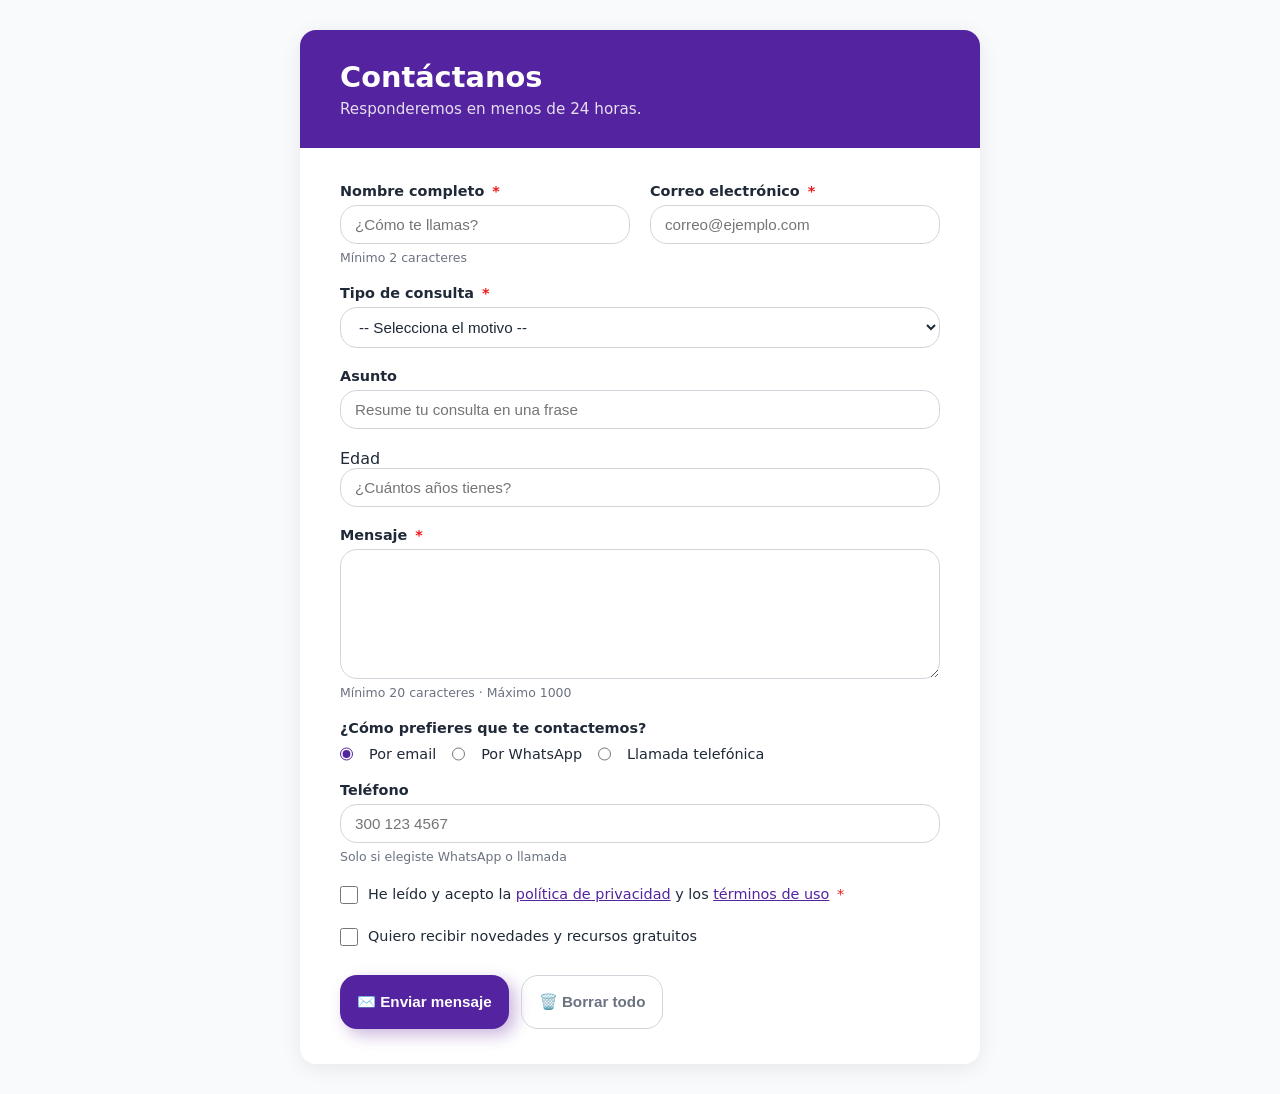
<file: Forms_y_estilos/Index.html>
<!DOCTYPE html>
<html lang="es">
<head>
  <meta charset="UTF-8">
  <meta name="viewport" content="width=device-width, initial-scale=1.0">
  <title>Contáctanos</title>
  <link rel="stylesheet" href="Istyles.css">
</head>
<body>

  <main class="contenedor">

    <header class="encabezado">
      <h1> Contáctanos</h1>
      <p>Responderemos en menos de 24 horas.</p>
    </header>

    <form class="formulario-contacto" action="#" method="post" novalidate>

      <!-- Nombre y Email en una fila -->
      <div class="fila-doble">

        <div class="campo">
          <label for="contacto-nombre">
            Nombre completo <span class="obligatorio">*</span>
          </label>
          <input 
            type="text" 
            id="contacto-nombre" 
            name="nombre"
            placeholder="¿Cómo te llamas?"
            required
            autocomplete="name"
            minlength="2"
            maxlength="60">
          <span class="ayuda">Mínimo 2 caracteres</span>
        </div>

        <div class="campo">
          <label for="contacto-email">
            Correo electrónico <span class="obligatorio">*</span>
          </label>
          <input 
            type="email" 
            id="contacto-email" 
            name="email"
            placeholder="correo@ejemplo.com"
            required
            autocomplete="email">
        </div>

      </div>

      <!-- Tipo de consulta -->
      <div class="campo">
        <label for="tipo-consulta">
          Tipo de consulta <span class="obligatorio">*</span>
        </label>
        <select id="tipo-consulta" name="tipo_consulta" required>
          <option value="">-- Selecciona el motivo --</option>
          <optgroup label="Soporte">
            <option value="tecnico">Problema técnico</option>
            <option value="cuenta">Mi cuenta</option>
          </optgroup>
          <optgroup label="Información">
            <option value="precios">Precios y planes</option>
            <option value="servicios">Servicios disponibles</option>
          </optgroup>
          <optgroup label="Otros">
            <option value="sugerencia">Sugerencia o idea</option>
            <option value="otro">Otro motivo</option>
          </optgroup>
        </select>
      </div>

      <!-- Asunto -->
      <div class="campo">
        <label for="asunto">Asunto</label>
        <input 
          type="text" 
          id="asunto" 
          name="asunto"
          placeholder="Resume tu consulta en una frase"
          maxlength="100">
      </div>
      
      <!-- Edad -->
      <div class=".campo">
        <label for="edad">Edad</label>
        <input 
          type="number" 
          id="edad" 
          name="edad"
          placeholder="¿Cuántos años tienes?"
          min="18"
          max="99">
      </div>

      <!-- Mensaje -->
      <div class="campo">
        <label for="mensaje">
          Mensaje <span class="obligatorio">*</span>
        </label>
        <textarea 
          id="mensaje" 
          name="mensaje"
          rows="6"
          placeholder="Describe con detalle tu consulta..."
          required
          minlength="20"
          maxlength="1000">
        </textarea>
        <span class="ayuda">Mínimo 20 caracteres · Máximo 1000</span>
      </div>

      <!-- Cómo prefiere ser contactado -->
      <div class="campo">
        <p class="label-grupo">¿Cómo prefieres que te contactemos?</p>

        <div class="opciones-radio">
          <input type="radio" id="via-email" name="via_contacto" value="email" checked>
          <label for="via-email"> Por email</label>

          <input type="radio" id="via-whatsapp" name="via_contacto" value="whatsapp">
          <label for="via-whatsapp"> Por WhatsApp</label>

          <input type="radio" id="via-llamada" name="via_contacto" value="llamada">
          <label for="via-llamada"> Llamada telefónica</label>
        </div>
      </div>

      <!-- Teléfono condicional -->
      <div class="campo" id="campo-telefono">
        <label for="telefono">Teléfono</label>
        <input 
          type="tel" 
          id="telefono" 
          name="telefono"
          placeholder="300 123 4567"
          pattern="[0-9\s\-\+]{7,15}">
        <span class="ayuda">Solo si elegiste WhatsApp o llamada</span>
      </div>

      <!-- Términos y condiciones -->
      <div class="campo campo-check">
        <input type="checkbox" id="terminos" name="terminos" value="acepto" required>
        <label for="terminos">
          He leído y acepto la 
          <a href="#" target="_blank">política de privacidad</a> 
          y los 
          <a href="#" target="_blank">términos de uso</a>
          <span class="obligatorio">*</span>
        </label>
      </div>

      <!-- Suscripción opcional -->
      <div class="campo campo-check">
        <input type="checkbox" id="newsletter" name="newsletter" value="si">
        <label for="newsletter"> Quiero recibir novedades y recursos gratuitos
        </label>
      </div>

      <!-- Botones de acción -->
      <div class="acciones">
        <button type="submit" class="btn-primario">
          ✉️ Enviar mensaje
        </button>
        <button type="reset" class="btn-secundario">
          🗑️ Borrar todo
        </button>
      </div>

    </form>

  </main>

</body>
</html>
</file>
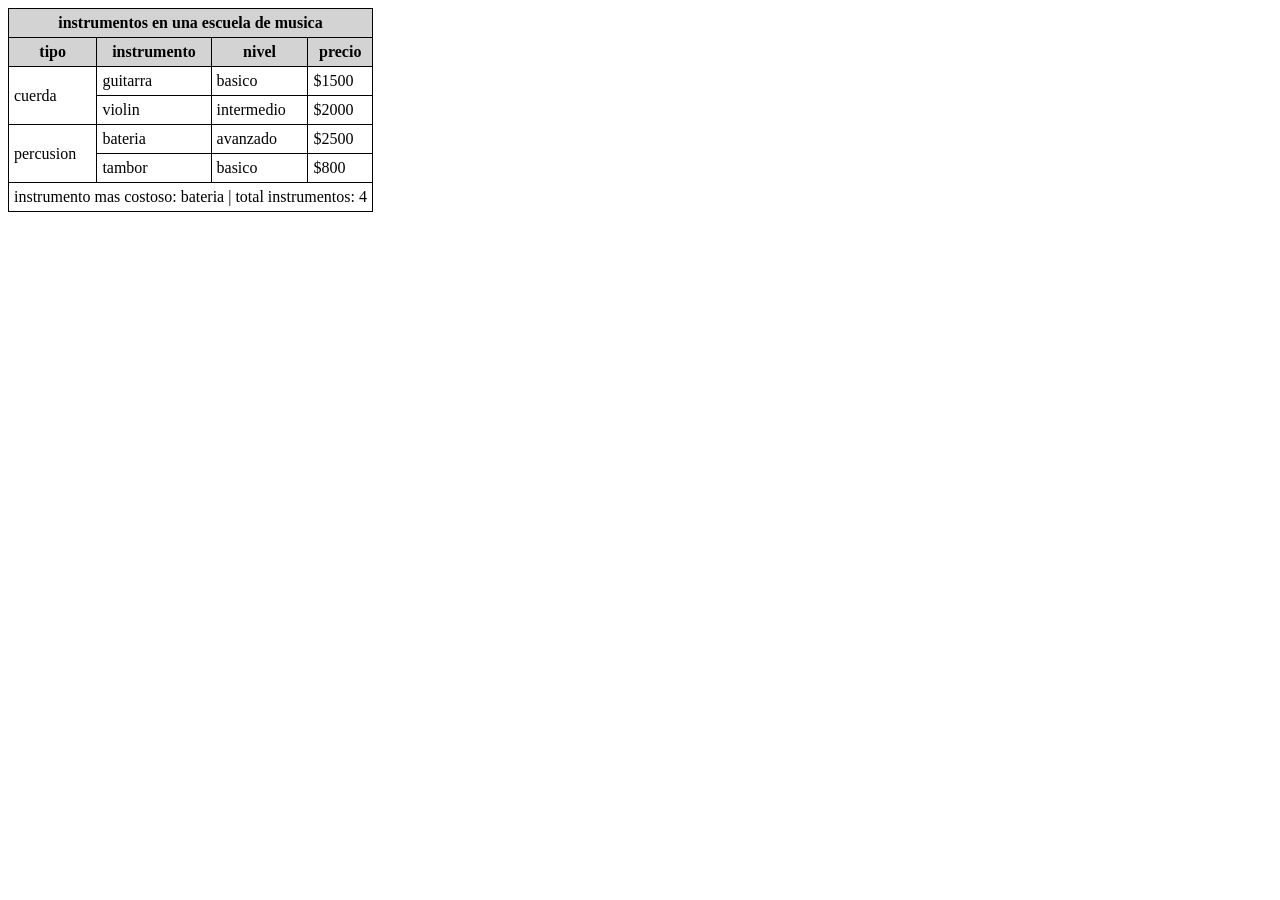
<file: ejercicio_tabla.html>
<!DOCTYPE html>
<html lang="es">
<head>
<meta charset="UTF-8">
<meta name="viewport" content="width=device-width, initial-scale=1.0">
<title>instrumentos</title>

<style>
    table {
        border-collapse: collapse;
    }

    th, td {
        border: 1px solid black;
        padding: 5px;
    }

    thead {
        background-color: lightgray;
    }
</style>

</head>

<body>

<table>

<thead>
    <tr>
        <th colspan="4">instrumentos en una escuela de musica</th>
    </tr>
    <tr>
        <th>tipo</th>
        <th>instrumento</th>
        <th>nivel</th>
        <th>precio</th>
    </tr>
</thead>

<tbody>
    <tr>
        <td rowspan="2">cuerda</td>
        <td>guitarra</td>
        <td>basico</td>
        <td>$1500</td>
    </tr>
    <tr>
        <td>violin</td>
        <td>intermedio</td>
        <td>$2000</td>
    </tr>

    <tr>
        <td rowspan="2">percusion</td>
        <td>bateria</td>
        <td>avanzado</td>
        <td>$2500</td>
    </tr>
    <tr>
        <td>tambor</td>
        <td>basico</td>
        <td>$800</td>
    </tr>
</tbody>

<tfoot>
    <tr>
        <td colspan="4">instrumento mas costoso: bateria | total instrumentos: 4</td>
    </tr>
</tfoot>

</table>

</body>
</html>
</file>
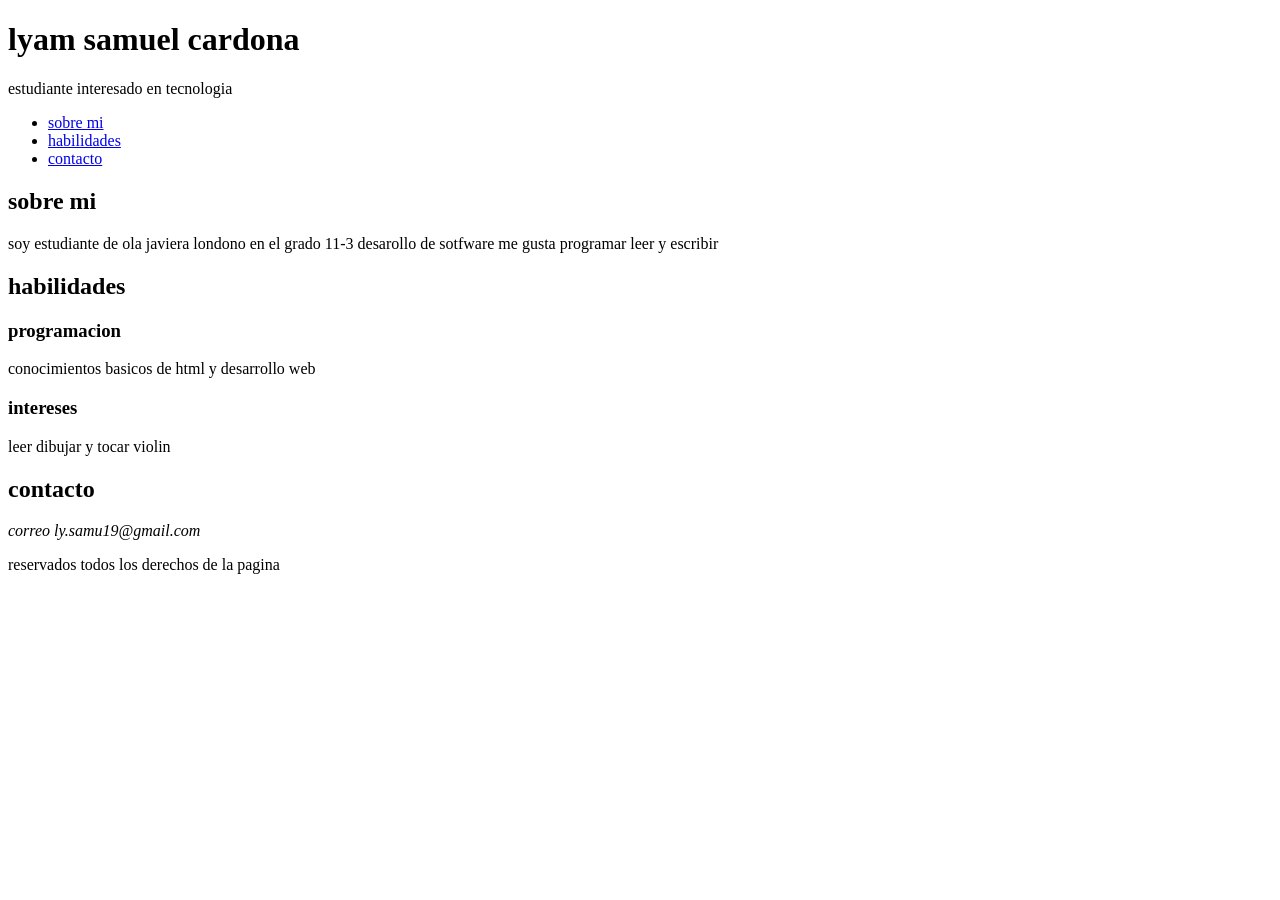
<file: proyecto_final_clase.html>
<!DOCTYPE html>
<html lang="es">

<head>
    <meta charset="utf-8">
    <meta name="viewport" content="width=device-width, initial-scale=1.0">
    <title>tarjeta personal</title>
</head>

<body>

    <header>
        <h1>lyam samuel cardona</h1>
        <p>estudiante interesado en tecnologia</p>
    </header>

    <nav>
        <ul>
            <li><a href="#sobre">sobre mi</a></li>
            <li><a href="#habilidades">habilidades</a></li>
            <li><a href="#contacto">contacto</a></li>
        </ul>
    </nav>

    <main>

        <section id="sobre">
            <h2>sobre mi</h2>
            <p>
                soy estudiante de ola javiera londono en el grado 11-3 desarollo de sotfware me gusta programar leer y escribir
            </p>
        </section>

        <section id="habilidades">
            <h2>habilidades</h2>

            <article>
                <h3>programacion</h3>
                <p>conocimientos basicos de html y desarrollo web</p>
            </article>

            <article>
                <h3>intereses</h3>
                <p>leer dibujar y tocar violin</p>
            </article>

        </section>

        <section id="contacto">
            <h2>contacto</h2>

            <address>
                correo ly.samu19@gmail.com
            </address>

        </section>

    </main>

    <footer>
        <p>reservados todos los derechos de la pagina</p>
    </footer>

</body>

</html>
</file>
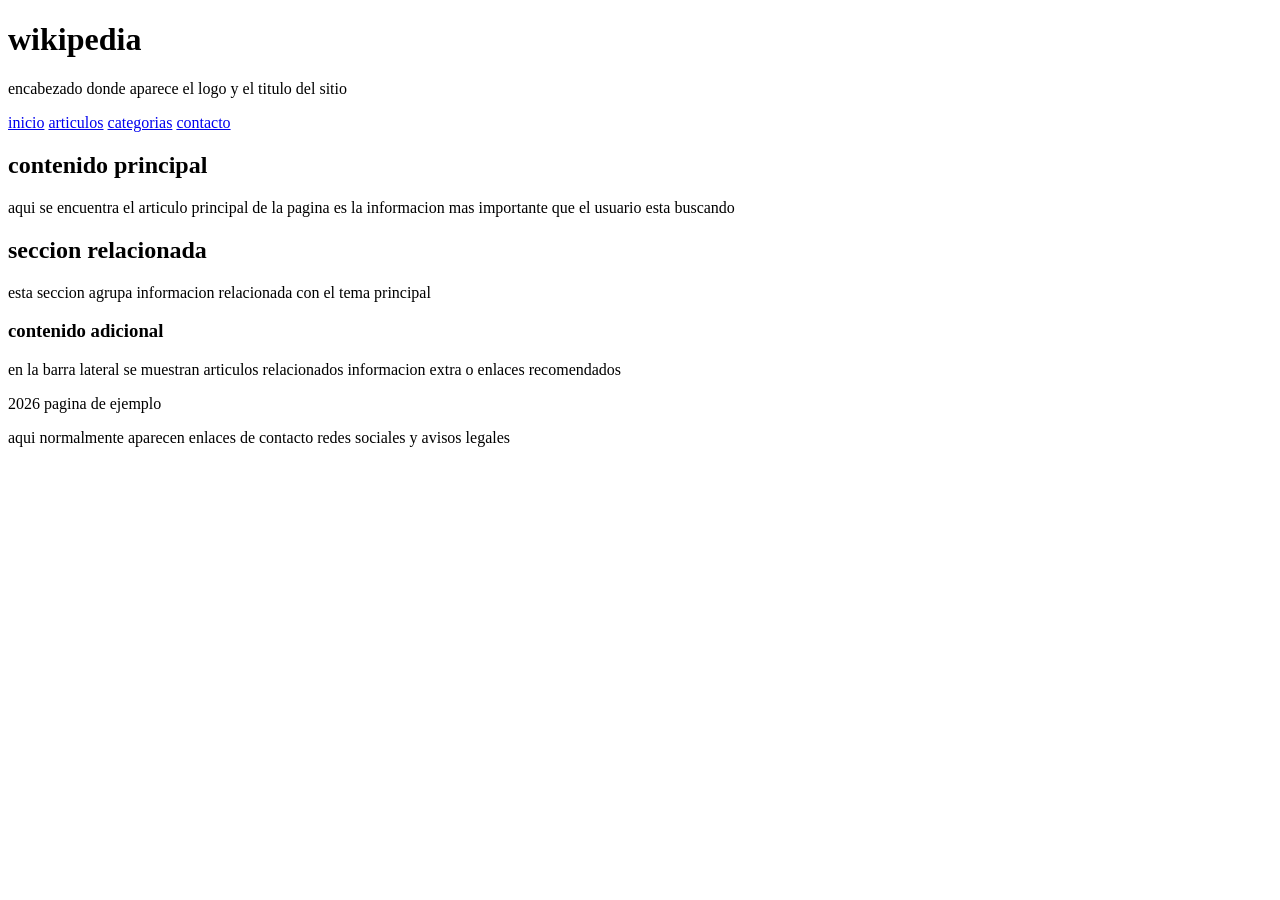
<file: actividades HTML seman/Clase3_ejecicio1.html>
<!DOCTYPE html>
<html lang="es">

<head>
    <meta charset="UTF-8">
    <meta name="viewport" content="width=device-width, initial-scale=1.0">
    <title>actividad analisis web</title>
</head>

<body>

    <header>
        <h1>wikipedia</h1>
        <p>encabezado donde aparece el logo y el titulo del sitio</p>

        <nav>
            <a href="#">inicio</a>
            <a href="#">articulos</a>
            <a href="#">categorias</a>
            <a href="#">contacto</a>
        </nav>
    </header>

    <main>

        <article>
            <h2>contenido principal</h2>
            <p>
                aqui se encuentra el articulo principal de la pagina 
                es la informacion mas importante que el usuario esta buscando
            </p>
        </article>

        <section>
            <h2>seccion relacionada</h2>
            <p>
                esta seccion agrupa informacion relacionada con el tema principal
            </p>
        </section>

    </main>

    <aside>
        <h3>contenido adicional</h3>
        <p>
            en la barra lateral se muestran articulos relacionados 
            informacion extra o enlaces recomendados
        </p>
    </aside>

    <footer>
        <p>2026 pagina de ejemplo</p>
        <p>aqui normalmente aparecen enlaces de contacto redes sociales y avisos legales</p>
    </footer>

</body>

</html>
</file>
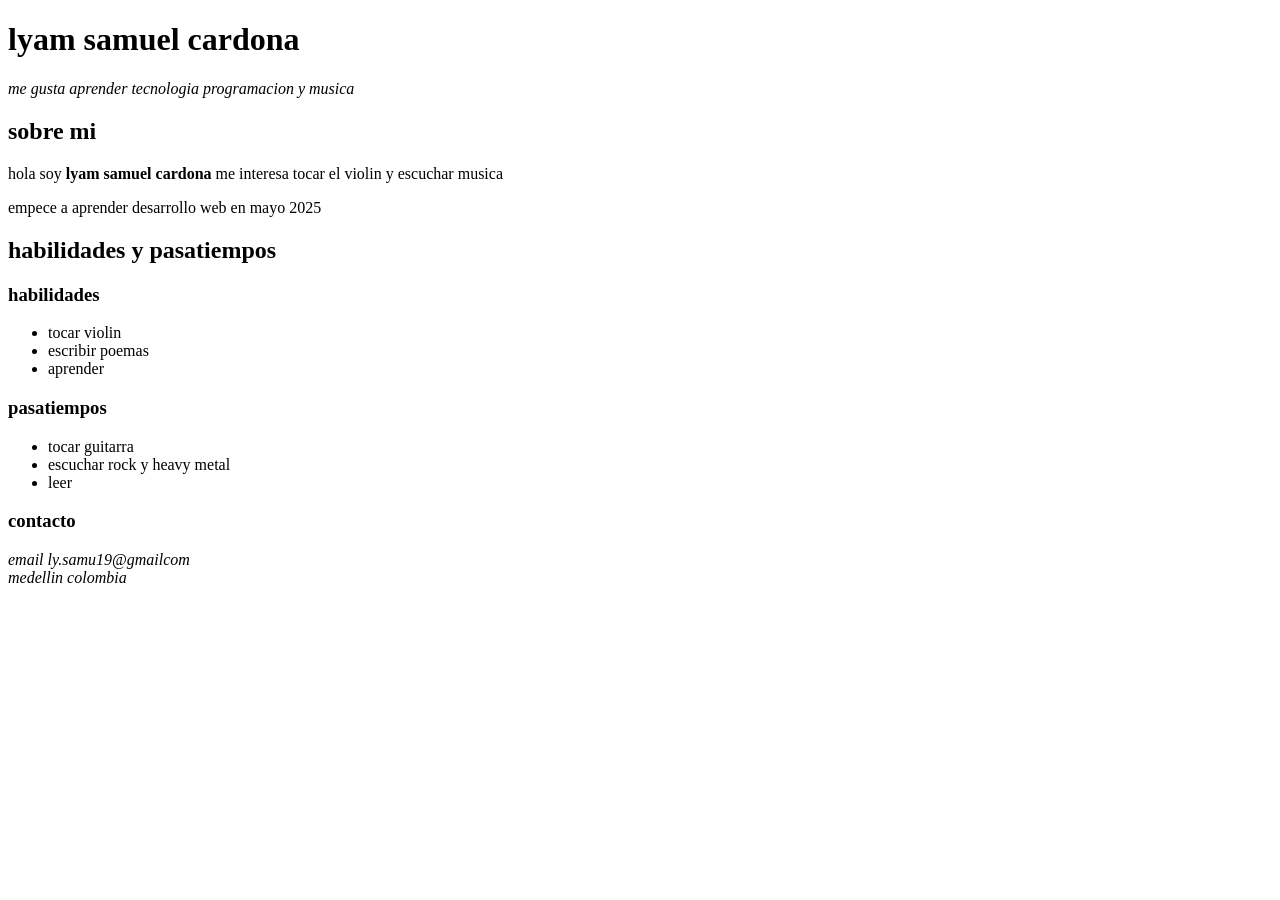
<file: actividades HTML seman/Clase3_ejercicio2.html>
<!DOCTYPE html>
<html lang="es">

<head>
    <meta charset="utf-8">
    <meta name="viewport" content="width=device-width, initial-scale=1.0">
    <title>presentacion</title>
</head>

<body>

    <header>
        <h1>lyam samuel cardona</h1>
        <p><em>me gusta aprender tecnologia programacion y musica</em></p>
    </header>

    <main>

        <section>
            <h2>sobre mi</h2>

            <p>
                hola soy <strong>lyam samuel cardona</strong> me interesa tocar el violin y escuchar musica
            </p>

            <p>
                empece a aprender desarrollo web en 
                <time datetime="2025-05">mayo 2025</time>
            </p>

        </section>

        <section>
            <h2>habilidades y pasatiempos</h2>

            <h3>habilidades</h3>
            <ul>
                <li>tocar violin</li>
                <li>escribir poemas</li>
                <li>aprender</li>
            </ul>

            <h3>pasatiempos</h3>
            <ul>
                <li>tocar guitarra</li>
                <li>escuchar rock y heavy metal</li>
                <li>leer</li>
            </ul>

        </section>

    </main>

    <footer>

        <h3>contacto</h3>

        <address>
            email ly.samu19@gmailcom <br>
            medellin colombia
        </address>

    </footer>

</body>

</html>
</file>
<file: Forms_y_estilos/Istyles.css>
/* === Variables y reset básico === */
:root {
  --primario: #54239f;
  --primario-oscuro: #29217f;
  --texto: #1f2937;
  --texto-suave: #6b7280;
  --borde: #d1d5db;
  --fondo: #f9fafb;
  --blanco: #ffffff;
  --error: #ef1b1b;
  --exito: #17dd60;
  --radio: 17px;
  --sombra: 0 4px 20px rgba(0,0,0,0.08);
}

* {
  box-sizing: border-box;
  margin: 0;
  padding: 0;
}

body {
  font-family: 'Segoe UI', system-ui, sans-serif;
  background: var(--fondo);
  color: var(--texto);
  min-height: 100vh;
  display: flex;
  align-items: center;
  justify-content: center;
  padding: 30px 20px;
}

/* === Contenedor principal === */
.contenedor {
  background: var(--blanco);
  border-radius: 16px;
  box-shadow: var(--sombra);
  width: 100%;
  max-width: 680px;
  overflow: hidden;
}

/* === Encabezado === */
.encabezado {
  background: var(--primario);
  color: white;
  padding: 30px 40px;
}

.encabezado h1 {
  font-size: 1.8rem;
  margin-bottom: 6px;
}

.encabezado p {
  opacity: 0.85;
  font-size: 0.95rem;
}

/* === Formulario === */
.formulario-contacto {
  padding: 35px 40px;
  display: flex;
  flex-direction: column;
  gap: 20px;
}

/* === Fila doble (dos campos lado a lado) === */
.fila-doble {
  display: grid;
  grid-template-columns: 1fr 1fr;
  gap: 20px;
}

@media (max-width: 520px) {
  .fila-doble {
    grid-template-columns: 1fr;
  }
  .formulario-contacto {
    padding: 25px 20px;
  }
}

/* === Campos individuales === */
.campo {
  display: flex;
  flex-direction: column;
  gap: 6px;
}

.campo label,
.label-grupo {
  font-weight: 600;
  font-size: 0.9rem;
  color: var(--texto);
}

.obligatorio {
  color: var(--error);
  margin-left: 3px;
}

/* === Inputs, select, textarea === */
input[type="text"],
input[type="email"],
input[type="tel"],
input[type="url"],
input[type="number"],
select,
textarea {
  width: 100%;
  padding: 10px 14px;
  border: 1.5px solid var(--borde);
  border-radius: var(--radio);
  font-size: 0.95rem;
  color: var(--texto);
  background: var(--blanco);
  transition: border-color 0.2s, box-shadow 0.2s;
  outline: none;
}

input:focus,
select:focus,
textarea:focus {
  border-color: var(--primario);
  box-shadow: 0 0 0 3px rgba(37, 99, 235, 0.15);
}

input:invalid:not(:placeholder-shown),
textarea:invalid:not(:placeholder-shown) {
  border-color: var(--error);
}

input:valid:not(:placeholder-shown) {
  border-color: var(--exito);
}

textarea {
  resize: vertical;
  min-height: 130px;
}

select {
  cursor: pointer;
}

/* === Texto de ayuda === */
.ayuda {
  font-size: 0.78rem;
  color: var(--texto-suave);
}

/* === Radios y checkboxes === */
.opciones-radio {
  display: flex;
  flex-wrap: wrap;
  gap: 16px;
  margin-top: 4px;
}

.opciones-radio input[type="radio"] {
  width: auto;
  accent-color: var(--primario);
}

.opciones-radio label {
  font-weight: normal;
  cursor: pointer;
}

.campo-check {
  flex-direction: row;
  align-items: flex-start;
  gap: 10px;
}

.campo-check input[type="checkbox"] {
  width: 18px;
  height: 18px;
  margin-top: 2px;
  accent-color: var(--primario);
  flex-shrink: 0;
  cursor: pointer;
}

.campo-check label {
  font-weight: normal;
  font-size: 0.9rem;
  line-height: 1.5;
  cursor: pointer;
}

.campo-check a {
  color: var(--primario);
  text-decoration: underline;
}

/* === Botones === */
.acciones {
  display: flex;
  gap: 12px;
  margin-top: 8px;
  flex-wrap: wrap;
}

.btn-primario,
.btn-secundario {
  padding: 17px 17px;
  background: transparent;
  color: var(--texto);
  border: 1.5px solid var(--borde);
  border-radius: var(--radio);
  font-size: 0.95rem;
  font-weight: 600;
  cursor: pointer;
  border: none;
  transition: transform 0.1s, box-shadow 0.2s;
}

.btn-primario {
  background: var(--primario);
  color: white;
  box-shadow: 6px 6px 16px rgba(83, 14, 141, 0.3);
}

.btn-primario:hover {
  background: var(--primario-oscuro);
  transform: translateY(-1px);
  box-shadow: 0 4px 12px rgba(25, 8, 49, 0.4);
  border-color: var(--primario-oscuro);
}

.btn-secundario {
  background: transparent;
  color: var(--texto-suave);
  border: 1.5px solid var(--borde);
}

.btn-secundario:hover {
  background: var(--fondo);
}
</file>
